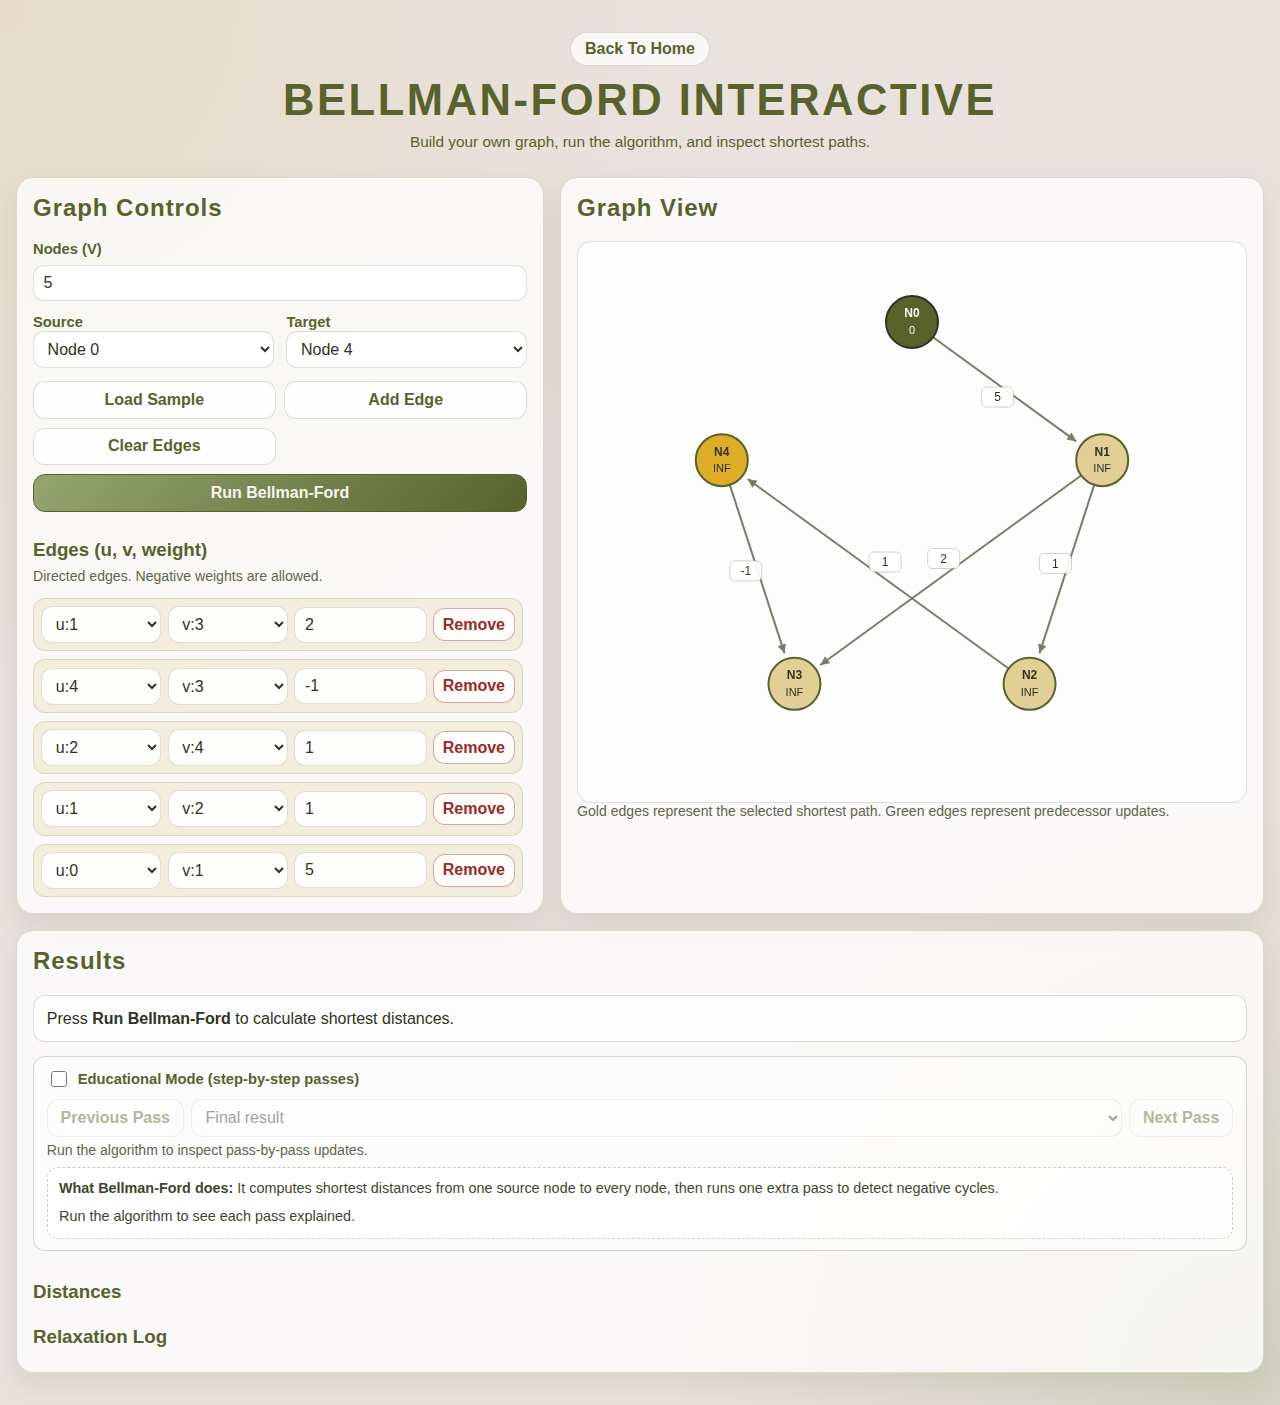
<file: implementation.html>
<!DOCTYPE html>
<html lang="en">

<head>
    <meta charset="UTF-8">
    <meta name="viewport" content="width=device-width, initial-scale=1.0">
    <title>Bellman-Ford Interactive</title>
    <link rel="icon" href="./img/icon.ico">
    <link rel="stylesheet" href="./css/implementation.css">
</head>

<body>
    <header class="page-header">
        <a href="./index.html" class="back-link">Back To Home</a>
        <h1>BELLMAN-FORD INTERACTIVE</h1>
        <p>Build your own graph, run the algorithm, and inspect shortest paths.</p>
    </header>

    <main class="app-grid">
        <section class="panel controls-panel">
            <h2>Graph Controls</h2>

            <div class="controls-row">
                <label for="vertex-count">Nodes (V)</label>
                <input id="vertex-count" type="number" min="2" max="30" value="5">
            </div>

            <div class="controls-row split">
                <div>
                    <label for="source-node">Source</label>
                    <select id="source-node"></select>
                </div>
                <div>
                    <label for="target-node">Target</label>
                    <select id="target-node"></select>
                </div>
            </div>

            <div class="button-row">
                <button id="sample-btn" type="button">Load Sample</button>
                <button id="add-edge-btn" type="button">Add Edge</button>
                <button id="clear-edges-btn" type="button">Clear Edges</button>
                <button id="run-btn" type="button" class="primary">Run Bellman-Ford</button>
            </div>

            <h3>Edges (u, v, weight)</h3>
            <p class="hint">Directed edges. Negative weights are allowed.</p>
            <div id="edge-rows" class="edge-rows"></div>
        </section>

        <section class="panel graph-panel">
            <h2>Graph View</h2>
            <canvas id="graph-canvas" width="900" height="560"></canvas>
            <p class="hint">Gold edges represent the selected shortest path. Green edges represent predecessor updates.</p>
        </section>

        <section class="panel results-panel">
            <h2>Results</h2>
            <div id="summary" class="summary">Press <strong>Run Bellman-Ford</strong> to calculate shortest distances.</div>

            <div class="educational-panel">
                <label class="mode-toggle" for="educational-mode">
                    <input id="educational-mode" type="checkbox">
                    Educational Mode (step-by-step passes)
                </label>

                <div id="pass-controls" class="pass-controls" aria-live="polite">
                    <button id="pass-prev" type="button">Previous Pass</button>
                    <select id="pass-select"></select>
                    <button id="pass-next" type="button">Next Pass</button>
                </div>

                <p id="pass-summary" class="hint pass-summary">Run the algorithm to inspect pass-by-pass updates.</p>
                <div id="educational-explanation" class="educational-explanation"></div>
            </div>

            <h3>Distances</h3>
            <div id="distance-table"></div>

            <h3>Relaxation Log</h3>
            <div id="log-table" class="log-table"></div>
        </section>
    </main>

    <script src="./js/implementation.js"></script>
</body>

</html>
</file>
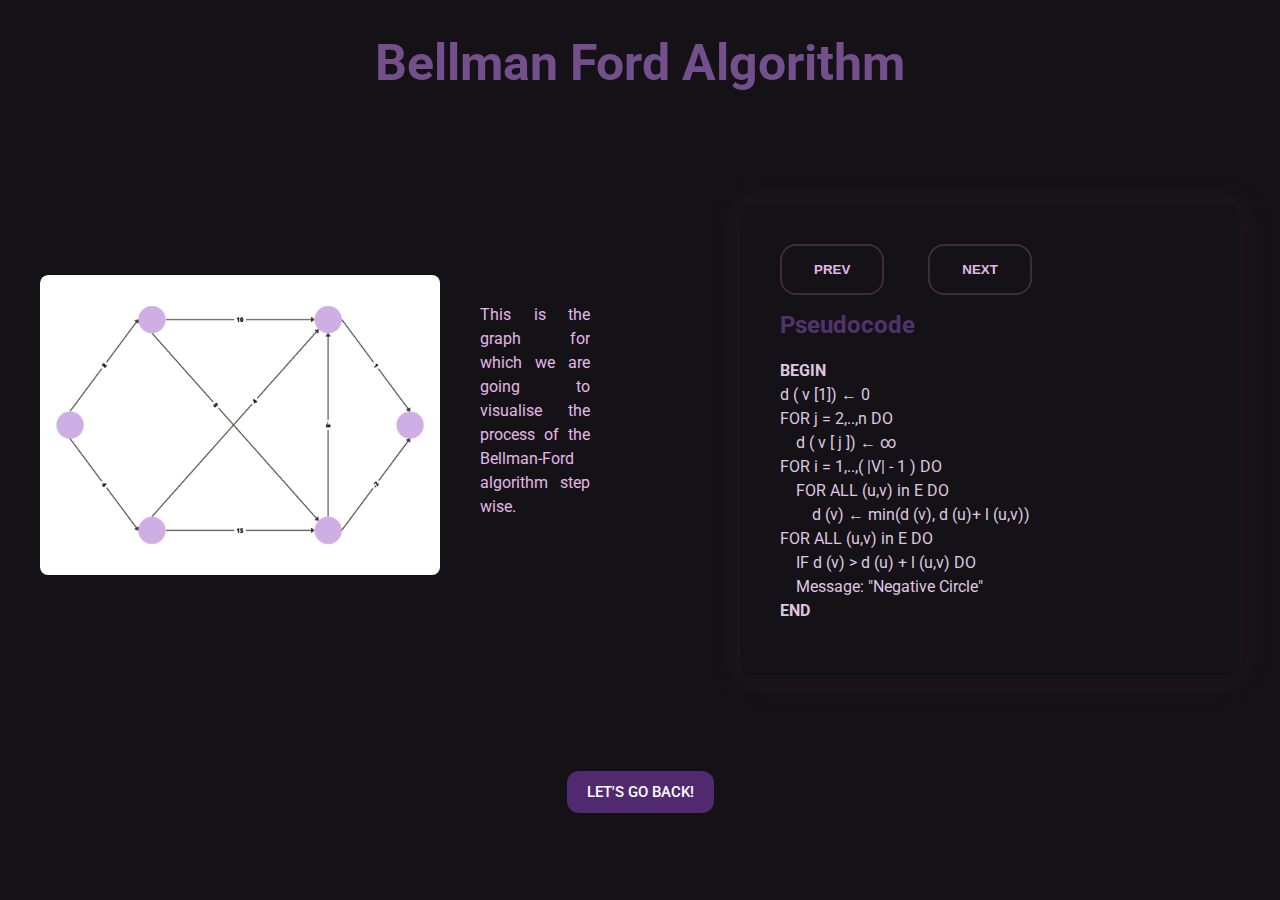
<file: explicacion/explicacion.html>
<!DOCTYPE html>
<html lang="en">

<head>
    <meta charset="UTF-8">
    <meta http-equiv="X-UA-Compatible" content="IE=edge">
    <meta name="viewport" content="width=device-width, initial-scale=1.0">
    <title>Bellman-Ford</title>

    <link rel="stylesheet" href="css/styleBF.css">
    <link rel="stylesheet" href="css/btn.css">
    <link rel="icon" href="../img/icon.ico">

</head>

<body>
    <h1>Bellman Ford Algorithm</h1>
    <!-- div both parts  -->
    <div class="full">
        
        <!---------- visualisation tab --------------- -->
        <div class="visualisation">
            <div class="container">

                <article class="graphs">
                    <div class="graphs-image"> <img src="./s/graph1.png" alt=""> </div>
                    <p class="graphs-info">This is the graph for which we are going to visualise the process of the
                        Bellman-Ford algorithm step wise.</p>
                </article>
                <article class="graphs">
                    <div class="graphs-image"> <img src="./s/graph2.png" alt=""> </div>
                    <p class="graphs-info"> <strong>BEGIN</strong> <br> Selecting the starting node of graph and
                        denoting it by "s".</p>
                </article>
                <article class="graphs">
                    <div class="graphs-image"> <img src="./s/graph3.png" alt=""> </div>
                    <p class="graphs-info">Cost for all nodes set as infinite, until they are visited and have been
                        assigned value.</p>
                </article>
                <article class="graphs">
                    <div class="graphs-image"> <img src="./s/graph4.png" alt=""> </div>
                    <p class="graphs-info">The edge being visited is denoted by a red arrow.</p>
                </article>
                <article class="graphs">
                    <div class="graphs-image"> <img src="./s/graph5.png" alt=""> </div>
                    <p class="graphs-info">After evaluating, if the cost is minimum till that point of consideration,
                        the edge is denoted in green. <br> The cost for traversing this edge is 20, hence 20 is assigned
                        to the corresponding node. <br> The next node is being visited.</p>
                </article>
                <article class="graphs">
                    <div class="graphs-image"> <img src="./s/graph6.png" alt=""> </div>
                    <p class="graphs-info">Similarly, the shortest path for each node is being calculated.</p>
                </article>
                <article class="graphs">
                    <div class="graphs-image"> <img src="./s/graph7.png" alt=""> </div>
                    <p class="graphs-info">Similarly, the shortest path for each node is being calculated.</p>
                </article>
                <article class="graphs">
                    <div class="graphs-image"> <img src="./s/graph8.png" alt=""> </div>
                    <p class="graphs-info">Similarly, the shortest path for each node is being calculated.</p>
                </article>
                <article class="graphs">
                    <div class="graphs-image"> <img src="./s/graph9.png" alt=""> </div>
                    <p class="graphs-info">Similarly, the shortest path for each node is being calculated.</p>
                </article>
                <article class="graphs">
                    <div class="graphs-image"> <img src="./s/graph10.png" alt=""> </div>
                    <p class="graphs-info">Similarly, we will calculate the shortest paths for visiting all nodes from
                        s. <br> Now with the red path we are evaluating whether any improvement is possible in the cost.
                    </p>
                </article>
                <article class="graphs">
                    <div class="graphs-image"> <img src="./s/graph11.png" alt=""> </div>
                    <p class="graphs-info">Since there was improvement in cost for the node, the value at the node has
                        been replaced by the minimum of both the costs.</p>
                </article>
                <article class="graphs">
                    <div class="graphs-image"> <img src="./s/graph12.png" alt=""> </div>
                    <p class="graphs-info">Now with the red path we are evaluating whether any improvement is possible
                        in the cost.</p>
                </article>
                <article class="graphs">
                    <div class="graphs-image"> <img src="./s/graph13.png" alt=""> </div>
                    <p class="graphs-info">Now with the red path we are evaluating whether any improvement is possible
                        in the cost.</p>
                </article>
                <article class="graphs">
                    <div class="graphs-image"> <img src="./s/graph14.png" alt=""> </div>
                    <p class="graphs-info">Up to now, all shortest paths have been calculated that use at most 2 Edges .
                        Now we will calculate using at most 3 edges.</p>
                </article>
                <article class="graphs">
                    <div class="graphs-image"> <img src="./s/graph15.png" alt=""> </div>
                    <p class="graphs-info">Now with the red path we are evaluating whether any improvement is possible
                        in the cost.</p>
                </article>
                <article class="graphs">
                    <div class="graphs-image"> <img src="./s/graph16.png" alt=""> </div>
                    <p class="graphs-info">Now with the red path we are evaluating whether any improvement is possible
                        in the cost.</p>
                </article>
                <article class="graphs">
                    <div class="graphs-image"> <img src="./s/graph17.png" alt=""> </div>
                    <p class="graphs-info">Since there was improvement in cost for the node, the value at the node has
                        been replaced by the minimum of both the costs.</p>
                </article>
                <article class="graphs">
                    <div class="graphs-image"> <img src="./s/graph18.png" alt=""> </div>
                    <p class="graphs-info">Now with the red path we are evaluating whether any improvement is possible
                        in the cost.</p>
                </article>
                <article class="graphs">
                    <div class="graphs-image"> <img src="./s/graph19.png" alt=""> </div>
                    <p class="graphs-info">Similarly, with the red path we will continue to evaluate the rest of the
                        graph for any possible improvement in cost.</p>
                </article>
                <article class="graphs">
                    <div class="graphs-image"> <img src="./s/graph20.png" alt=""> </div>
                    <p class="graphs-info">The green edges denote the shortest/least cost paths for traversing the
                        nodes. <br> <strong>END</strong> </p>
                </article>
            </div>
            <div class="btn-container">
                <button class="prev"> <strong>prev</strong> </button>
                <button class="next"> <strong>next</strong> </button>
                <h2>Pseudocode</h2>
                <p> <strong>BEGIN</strong> <br>
                    d ( v [1]) ← 0 <br>
                    FOR j = 2,..,n DO <br>
                    &nbsp &nbsp d ( v [ j ]) ← ∞ <br>
                    FOR i = 1,..,( |V| - 1 ) DO <br>
                    &nbsp &nbsp FOR ALL (u,v) in E DO <br>
                    &nbsp &nbsp &nbsp &nbsp d (v) ← min(d (v), d (u)+ l (u,v)) <br>
                    FOR ALL (u,v) in E DO <br>
                    &nbsp &nbsp IF d (v) > d (u) + l (u,v) DO <br>
                    &nbsp &nbsp Message: "Negative Circle" <br>
                    <strong>END</strong> <br>
                </p>
            </div>

        </div>
    </div>
    <div class="center">
        <a href="../index.html" target="_blank"><button class='btn btn-glow'>Let's go back!</button></a>
    </div>
</body>
<script src="js/functions.js"></script>

</html>
</file>
<file: css/implementation.css>
:root {
    --bg: #E9E2DF;
    --panel: rgba(255, 255, 255, 0.76);
    --panel-soft: rgba(225, 207, 150, 0.28);
    --border: rgba(88, 99, 44, 0.2);
    --text: #2F3322;
    --muted: #58632C;
    --accent: #94A570;
    --accent-strong: #58632C;
    --accent-soft: #DDAD28;
    --danger: #9A2A2A;
}

* {
    box-sizing: border-box;
}

html,
body {
    margin: 0;
    padding: 0;
}

body {
    min-height: 100vh;
    font-family: 'Roboto', sans-serif;
    color: var(--text);
    background:
        radial-gradient(circle at top left, rgba(225, 207, 150, 0.3), transparent 38%),
        radial-gradient(circle at bottom right, rgba(148, 165, 112, 0.25), transparent 32%),
        var(--bg);
}

.page-header {
    max-width: 1400px;
    margin: 0 auto;
    padding: 2rem 1rem 1rem;
    text-align: center;
}

.page-header h1 {
    margin: 0.6rem 0 0.5rem;
    font-family: 'Josefin Sans', sans-serif;
    letter-spacing: 0.16rem;
    color: var(--accent-strong);
    font-size: clamp(1.7rem, 3.4vw, 2.8rem);
}

.page-header p {
    margin: 0;
    color: var(--muted);
    font-size: clamp(0.95rem, 1.2vw, 1.05rem);
}

.back-link {
    display: inline-block;
    text-decoration: none;
    color: var(--accent-strong);
    border: 1px solid var(--border);
    border-radius: 999px;
    padding: 0.45rem 0.9rem;
    background: rgba(255, 255, 255, 0.72);
    font-weight: 600;
}

.back-link:hover {
    background: rgba(225, 207, 150, 0.55);
}

.app-grid {
    max-width: 1400px;
    margin: 0 auto;
    padding: 0.6rem 1rem 2rem;
    display: grid;
    grid-template-columns: 1.2fr 1.6fr;
    gap: 1rem;
}

.panel {
    background: var(--panel);
    border: 1px solid var(--border);
    border-radius: 1.1rem;
    box-shadow: 0 12px 28px rgba(88, 99, 44, 0.12);
    padding: 1rem;
}

.panel h2 {
    margin-top: 0;
    color: var(--accent-strong);
    letter-spacing: 0.06rem;
}

.panel h3 {
    color: var(--accent-strong);
    margin: 1rem 0 0.45rem;
}

.controls-panel,
.results-panel {
    display: flex;
    flex-direction: column;
}

.controls-row {
    display: grid;
    gap: 0.45rem;
    margin-bottom: 0.8rem;
}

.controls-row.split {
    grid-template-columns: 1fr 1fr;
    gap: 0.8rem;
}

label {
    font-weight: 700;
    font-size: 0.92rem;
    color: var(--muted);
}

input,
select,
button {
    font: inherit;
}

input,
select {
    width: 100%;
    border: 1px solid var(--border);
    border-radius: 0.7rem;
    padding: 0.5rem 0.6rem;
    background: rgba(255, 255, 255, 0.92);
    color: var(--text);
}

.button-row {
    display: grid;
    grid-template-columns: repeat(2, minmax(0, 1fr));
    gap: 0.55rem;
    margin-bottom: 0.7rem;
}

button {
    border: 1px solid var(--border);
    border-radius: 0.75rem;
    padding: 0.55rem 0.8rem;
    cursor: pointer;
    background: rgba(255, 255, 255, 0.85);
    color: var(--accent-strong);
    font-weight: 700;
}

button:hover {
    background: rgba(225, 207, 150, 0.5);
}

button.primary {
    grid-column: 1 / -1;
    background: linear-gradient(135deg, #94A570, #58632C);
    border-color: #58632C;
    color: #f7f4f1;
}

button.primary:hover {
    background: linear-gradient(135deg, #58632C, #94A570);
}

.hint {
    margin-top: 0;
    color: #5f654f;
    font-size: 0.88rem;
}

.edge-rows {
    display: flex;
    flex-direction: column;
    gap: 0.5rem;
    max-height: 360px;
    overflow: auto;
    padding-right: 0.25rem;
}

.edge-row {
    display: grid;
    grid-template-columns: 1fr 1fr 1.1fr auto;
    gap: 0.4rem;
    align-items: center;
    background: var(--panel-soft);
    border: 1px solid rgba(148, 165, 112, 0.25);
    border-radius: 0.75rem;
    padding: 0.45rem;
}

.edge-row button {
    background: rgba(255, 255, 255, 0.85);
    border-color: rgba(154, 42, 42, 0.4);
    color: var(--danger);
    padding: 0.4rem 0.55rem;
}

.graph-panel {
    display: flex;
    flex-direction: column;
}

#graph-canvas {
    width: 100%;
    border-radius: 0.9rem;
    border: 1px solid var(--border);
    background: rgba(255, 255, 255, 0.74);
}

.results-panel {
    grid-column: 1 / -1;
}

.summary {
    background: rgba(255, 255, 255, 0.72);
    border: 1px solid var(--border);
    border-radius: 0.75rem;
    padding: 0.7rem 0.8rem;
    margin-bottom: 0.85rem;
    line-height: 1.45;
}

.summary.error {
    border-color: rgba(154, 42, 42, 0.55);
    color: var(--danger);
}

.summary.success {
    border-color: rgba(88, 99, 44, 0.42);
}

.educational-panel {
    margin-bottom: 0.9rem;
    padding: 0.7rem 0.8rem;
    border: 1px solid rgba(88, 99, 44, 0.24);
    border-radius: 0.75rem;
    background: rgba(255, 255, 255, 0.58);
}

.mode-toggle {
    display: inline-flex;
    align-items: center;
    gap: 0.5rem;
    margin-bottom: 0.55rem;
    color: var(--accent-strong);
    font-weight: 700;
}

.mode-toggle input {
    width: 1rem;
    height: 1rem;
}

.pass-controls {
    display: grid;
    grid-template-columns: auto 1fr auto;
    gap: 0.45rem;
    margin-bottom: 0.35rem;
}

.pass-controls button:disabled,
.pass-controls select:disabled {
    opacity: 0.45;
    cursor: not-allowed;
}

.pass-summary {
    margin: 0;
}

.educational-explanation {
    margin-top: 0.55rem;
    padding: 0.65rem 0.7rem;
    border: 1px dashed rgba(88, 99, 44, 0.3);
    border-radius: 0.65rem;
    background: rgba(255, 255, 255, 0.8);
    color: #3f4630;
    line-height: 1.45;
    font-size: 0.9rem;
}

.educational-explanation p {
    margin: 0 0 0.45rem;
}

.educational-explanation p:last-child {
    margin-bottom: 0;
}

.educational-explanation ul {
    margin: 0.25rem 0 0.35rem 1.15rem;
    padding: 0;
}

.educational-explanation li {
    margin-bottom: 0.2rem;
}

.result-table {
    width: 100%;
    border-collapse: collapse;
    font-size: 0.93rem;
}

.result-table th,
.result-table td {
    border-bottom: 1px solid rgba(88, 99, 44, 0.2);
    text-align: left;
    padding: 0.45rem 0.5rem;
}

.result-table th {
    color: var(--accent-strong);
}

.log-table {
    max-height: 240px;
    overflow: auto;
}

@media (max-width: 1100px) {
    .app-grid {
        grid-template-columns: 1fr;
    }

    .results-panel {
        grid-column: auto;
    }
}

@media (max-width: 640px) {
    .button-row {
        grid-template-columns: 1fr;
    }

    button.primary {
        grid-column: auto;
    }

    .controls-row.split {
        grid-template-columns: 1fr;
    }

    .edge-row {
        grid-template-columns: 1fr 1fr;
    }

    .pass-controls {
        grid-template-columns: 1fr;
    }
}
</file>
<file: explicacion/css/styleBF.css>
@import url(https://fonts.googleapis.com/css2?family=Roboto:wght@100;300;400;500;700;900&display=swap);

@import url(https://fonts.googleapis.com/css2?family=Josefin+Sans:wght@100;200;300;400;500;600;700&display=swap);
* {
    border: 0;
    padding: 0;
    box-sizing: border-box;
}

h1 {
    text-align: center;
    font-size: 50px;
    color: #734f8c;
    transition: all 0.5s ease;
}

h1:hover {
    color: #c79ce6;
}

h1::selection{
    background-color: #c5abd8;
    color: #53326b;
}


h2 {
    margin-top: 1rem;
    color: #53326b;
    transition: all 0.5s ease;
}

h2:hover {
    color: #c79ce6;
}

hr {
    height: 2px;

}

body {
    background-color: #151217;
    font-family: 'Roboto', sans-serif;
}

ul {
    list-style-type: none;
    text-align: center;
    margin-top: 20px;
}

ul li {
    display: inline-block;
}

ul li a {
    text-decoration: none;
    color: #fff;
    font-size: 30px;
    padding: 5px 20px;
    border: 1px solid transparent;
    transition: 0.5s ease-in-out;

}

ul li a:hover {
    background-color: #833a8a;
    color: #fff;

}

.full {
    margin-top: 100px;
    display: flex;
    flex-direction: column;
    justify-content: center;
    align-items: center;
    height: 500px;
    position: relative;
    background-color: #151217;
    /*Fondo*/
    padding: 0 2em;
    
}

.visualisation{
    border-radius: 1rem;
    display: grid;
    align-items: center;
    grid-template-columns: 1fr 1fr;
    justify-content: center;
    
}


/* visualtisation tab style  */
.container {
    height: 70%;
    display: flex;
    /* width: 90vw; */
    max-width: 750px;
    border-radius: 0.5rem;
    position: relative;
    overflow: hidden;
}

.btn-container {
    margin-left: 150px;
    box-shadow: 0 0 30px rgba(89, 61, 102, 0.2);
    /* background-color: #e2b8e6; */
    padding: 40px;
    border-radius: 1rem;
    width: 500px;
    color: #dec7e0;
}

.btn-container ::selection{
    background-color: #c5abd8;
    color: #53326b;
}

.btn-container p {
    line-height: 1.5;
}

.prev,
.next {
    background-color: transparent;
    padding: 1rem 2rem;
    text-transform: uppercase;
    color: #e2b8e6;
    border: 2px solid #2a1f2b;
    border-color: #3c2d3d;
    border-radius: 1rem;
    transition: all 0.3s ease;
    user-select: none;

}
.next {
    margin-left: 40px;
}

.next:hover {
    background-color: #c372ca;
    color: #fff;
}

.prev:hover {
    background-color: #c372ca;
    color: #fff;
}

.graphs {
    position: absolute;
    width: 100%;
    height: 400px;
    display: grid;
    place-items: left;
    align-items: center;
    /* background: #e2b8e6; */
    color: #e2b8e6;
    border-radius: 0.5rem;
    grid-template-columns: auto 1fr;
}

.graphs:nth-child(1) {
    left: 0%;
}

.graphs:nth-child(2) {
    left: 100%;
}

.graphs:nth-child(3) {
    left: 200%;
}

.graphs:nth-child(4) {
    left: 300%;
}

.graphs:nth-child(5) {
    left: 400%;
}

.graphs:nth-child(6) {
    left: 500%;
}

.graphs:nth-child(7) {
    left: 600%;
}

.graphs:nth-child(8) {
    left: 700%;
}

.graphs:nth-child(9) {
    left: 800%;
}

.graphs:nth-child(10) {
    left: 900%;
}

.graphs:nth-child(11) {
    left: 1000%;
}

.graphs:nth-child(12) {
    left: 1100%;
}

.graphs:nth-child(13) {
    left: 1200%;
}

.graphs:nth-child(14) {
    left: 1300%;
}

.graphs:nth-child(15) {
    left: 1400%;
}

.graphs:nth-child(16) {
    left: 1500%;
}

.graphs:nth-child(17) {
    left: 1600%;
}

.graphs:nth-child(18) {
    left: 1700%;
}

.graphs:nth-child(19) {
    left: 1800%;
}

.graphs:nth-child(20) {
    left: 1900%;
}

img {
    width: 100%;
    border-radius: 0.5rem;
}

.graphs-image {
    height: 400px;
    width: 400px;
    user-select: none;
}

.graphs-info {
    align-self: center;
    text-align: justify;
    padding-left: 40px;
    transform: translateY(-4rem);
    line-height: 1.5;
}

.graphs-info::selection{
    background-color: #53326b;
    color: #e2b8e6;
}
</file>
<file: explicacion/css/btn.css>
.center {
    margin-top: 100px;
    display: flex;
    justify-content: center;
    align-items: center;
    position: relative;
    top: 50%;
    left: 50%;
    transform: translate(-50%, -50%);
}

@-webkit-keyframes glow {
    0% {
        box-shadow: 0 0 0 0 #734f8c;
    }

    50% {
        box-shadow: 0 0 10px 0 #734f8c;
    }
}

@keyframes glow {
    0% {
        box-shadow: 0 0 0 0 #734f8c;
    }

    50% {
        box-shadow: 0 0 10px 0 #734f8c;
    }
}

.btn {
    background: none;
    color: inherit;
    font: inherit;
    border: none;
    outline: none;
    cursor: pointer;
    border-radius: 12px;
}

.btn-glow {
    background: #51296e;
    color: #fff;
    font-size: 15px;
    font-weight: 500;
    text-transform: uppercase;
    padding: 12px 20px;
    box-shadow: 0 0 0 0 #51296e;
    -webkit-animation: glow 2s linear infinite;
    animation: glow 5s linear infinite;
}
</file>
